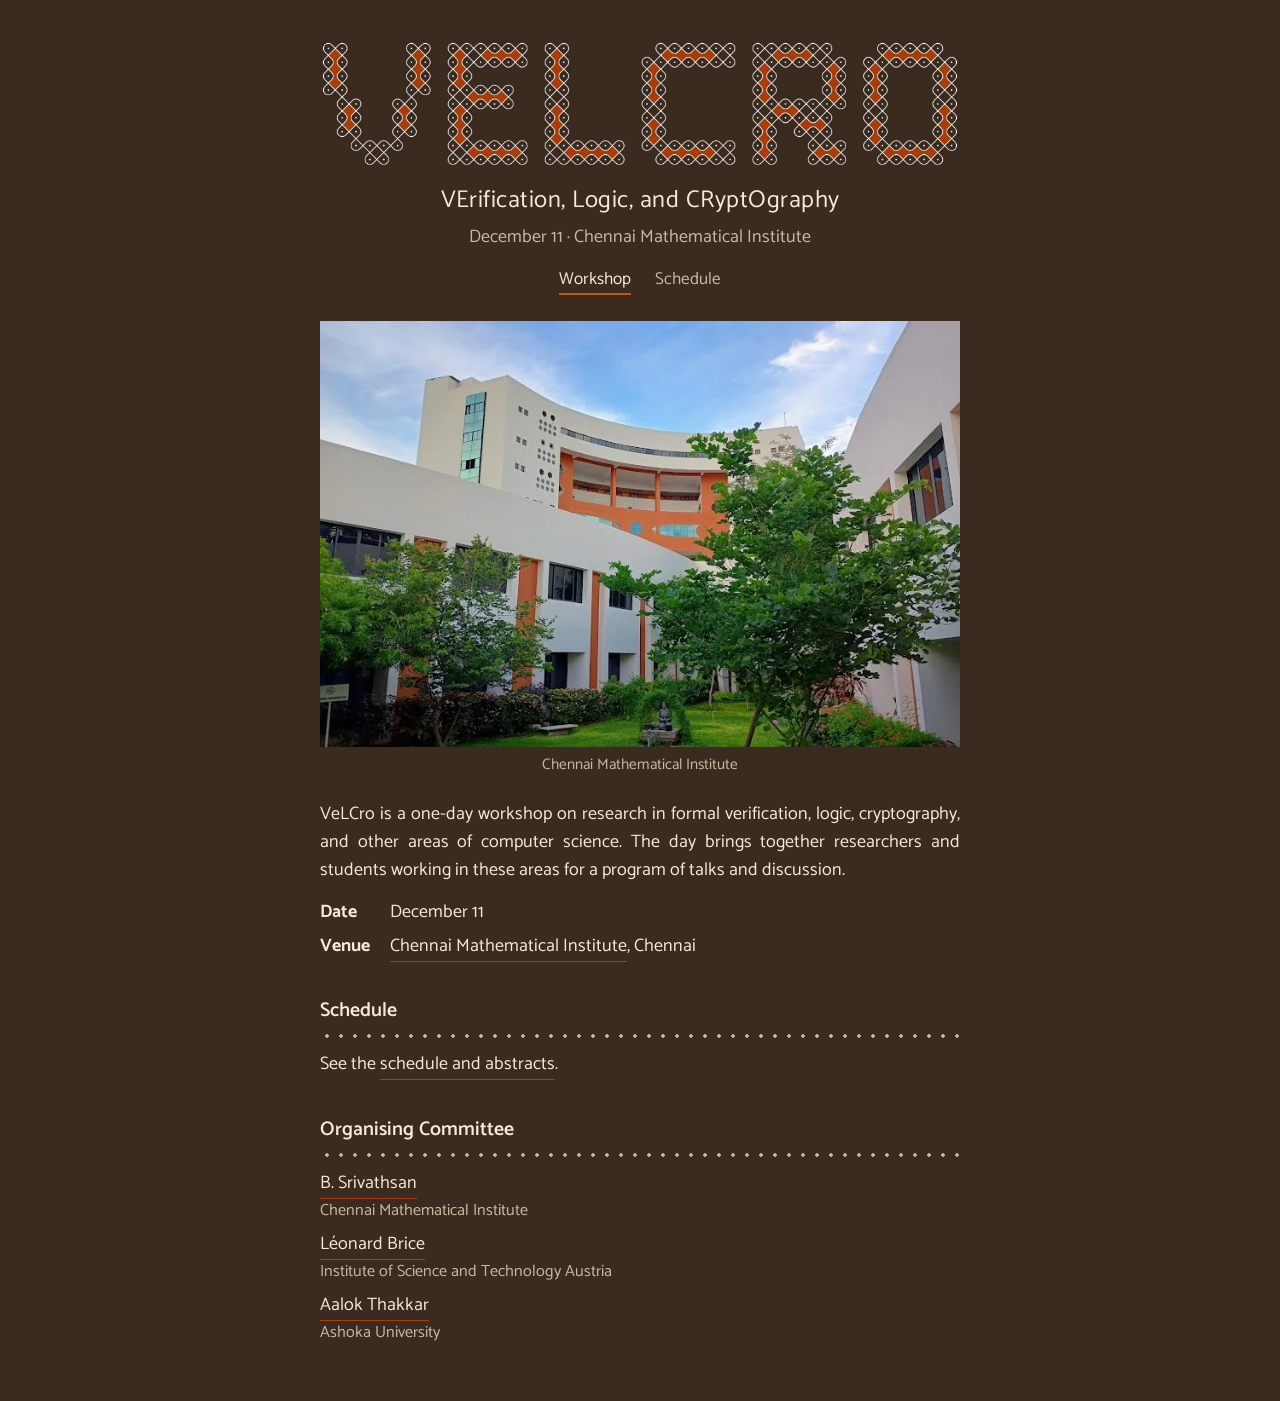
<file: index.html>
<!doctype html>
<html lang="en">
  <head>
    <meta charset="UTF-8" />
    <meta name="viewport" content="width=device-width, initial-scale=1" />
    <title>VeLCro: VErification, Logic, and CRyptOgraphy</title>
    <link rel="icon" href="data:," />
    <link rel="preconnect" href="https://fonts.googleapis.com" />
    <link rel="preconnect" href="https://fonts.gstatic.com" crossorigin />
    <link rel="stylesheet" href="https://fonts.googleapis.com/css2?family=Catamaran:wght@400;600&display=swap" />
    <link rel="stylesheet" href="./webpage_files/style.css" />
  </head>

  <body>
    <div id="content">
      <header>
        <a class="logo" href="./index.html"><img src="./webpage_files/velcro-kolam.webp" alt="VeLCro" width="2000" height="396" /></a>
        <h1>VErification, Logic, and CRyptOgraphy</h1>
        <p class="tagline">December 11 &middot; Chennai Mathematical Institute</p>
        <nav>
          <a href="./index.html" aria-current="page">Workshop</a>
          <a href="./schedule.html">Schedule</a>
        </nav>
      </header>

      <main>
        <figure>
          <img src="./cmi.webp" alt="Chennai Mathematical Institute" />
          <figcaption>Chennai Mathematical Institute</figcaption>
        </figure>

        <p>
          VeLCro is a one-day workshop on research in formal verification, logic, cryptography, and
          other areas of computer science. The day brings together researchers and students working in these
          areas for a program of talks and discussion.
        </p>

        <dl class="facts">
          <dt>Date</dt>
          <dd>December 11</dd>
          <dt>Venue</dt>
          <dd><a href="https://www.cmi.ac.in" target="_blank">Chennai Mathematical Institute</a>, Chennai</dd>
        </dl>

        <h2>Schedule</h2>
        <p>See the <a href="./schedule.html">schedule and abstracts</a>.</p>

        <h2>Organising Committee</h2>
        <ul class="people">
          <li><a href="https://www.cmi.ac.in/~sri/" target="_blank">B. Srivathsan</a><span class="affil">Chennai Mathematical Institute</span></li>
          <li><a href="https://lnrdbrice.github.io" target="_blank">Léonard Brice</a><span class="affil">Institute of Science and Technology Austria</span></li>
          <li><a href="https://aalok-thakkar.github.io/" target="_blank">Aalok Thakkar</a><span class="affil">Ashoka University</span></li>
        </ul>
      </main>
    </div>
  </body>
</html>
</file>
<file: webpage_files/style.css>
:root {
  --bg: #3a2a1f;
  --text: #f3ead8;
  --muted: #c9b9a0;
  --accent: #c2541f;
  --rule: #5a4434;
  --link-rule: #a43e0f;
  --link-hover: #4d3828;
  --panel: #45332a;
}

* {
  box-sizing: border-box;
}

body {
  background: var(--bg);
  color: var(--text);
  font-family: "Catamaran", "Helvetica Neue", Helvetica, Arial, sans-serif;
  font-size: 18px;
  line-height: 1.55;
  margin: 0;
  padding: 0 16px;
}

#content {
  max-width: 40rem;
  margin: 0 auto;
  padding: 40px 0 48px;
}

/* Header */

header {
  text-align: center;
  margin-bottom: 28px;
}
.logo,
.logo:hover {
  border: none;
  background: none;
}
.logo {
  display: block;
  margin: 0 0 18px;
}
.logo img {
  display: block;
  width: 100%;
  height: auto;
}
header h1 {
  font-size: 1.35em;
  font-weight: normal;
  letter-spacing: 0.02em;
  line-height: 1.3;
  margin: 0;
}
.tagline {
  color: var(--muted);
  margin: 8px 0 0;
}
nav {
  margin-top: 14px;
  font-size: 0.95em;
}
nav a {
  margin: 0 10px;
  color: var(--muted);
}
nav a[aria-current="page"] {
  color: var(--text);
  border-bottom: 2px solid var(--accent);
}

/* Body */

figure {
  margin: 0 0 24px;
}
figure img {
  display: block;
  width: 100%;
  height: auto;
}
figcaption {
  margin-top: 6px;
  font-size: 0.85em;
  color: var(--muted);
  text-align: center;
}

h2 {
  font-size: 1.1em;
  font-weight: 600;
  margin: 36px 0 12px;
  padding-bottom: 12px;
  /* a row of kolam dots */
  background: radial-gradient(circle, var(--muted) 1.5px, transparent 2px) left bottom / 14px 6px repeat-x;
}

p {
  margin: 0 0 14px;
}
main p {
  text-align: justify;
  hyphens: auto;
}

a {
  color: var(--text);
  text-decoration: none;
}
main a {
  border-bottom: 1px solid var(--link-rule);
}
main a:hover {
  background: var(--link-hover);
}
nav a {
  border-bottom: none;
}

/* Key facts */

.facts {
  display: grid;
  grid-template-columns: max-content 1fr;
  gap: 6px 20px;
  margin: 0 0 14px;
}
.facts dt {
  font-weight: bold;
}
.facts dd {
  margin: 0;
}

/* People */

.people {
  list-style: none;
  margin: 0;
  padding: 0;
}
.people li {
  margin-bottom: 8px;
}
.people .affil {
  display: block;
  color: var(--muted);
  font-size: 0.9em;
}

/* Schedule */

.talk,
.slot {
  display: grid;
  grid-template-columns: 6.5em 1fr;
  margin: 0;
  padding: 10px 0;
  border-bottom: 1px solid var(--rule);
  text-align: left;
}
.slot {
  color: var(--muted);
}
.time {
  color: var(--muted);
  font-size: 0.9em;
  font-variant-numeric: tabular-nums;
}
.talk .time {
  margin: 0;
  text-align: left;
  line-height: 1.7;
}
.talk h3 {
  font-size: 1em;
  font-weight: normal;
  line-height: 1.35;
  margin: 0;
}
.talk .speaker {
  display: block;
  margin: 0;
  color: var(--muted);
  font-size: 0.9em;
  text-align: left;
}
.talk .speaker .affil::before {
  content: "\00b7  ";
}
.talk > .speaker,
.talk > h3 {
  grid-column: 2;
}
.talk > .time {
  grid-row: 1 / span 2;
}
.talk summary {
  cursor: pointer;
  list-style: none;
}
.talk summary::-webkit-details-marker {
  display: none;
}
.talk summary:hover h3 {
  background: var(--link-hover);
}
.talk details[open] summary {
  margin-bottom: 10px;
}
.talk p {
  font-size: 0.95em;
}
.talk .joint {
  color: var(--muted);
  font-style: italic;
}

.nowrap {
  white-space: nowrap;
}
</file>
